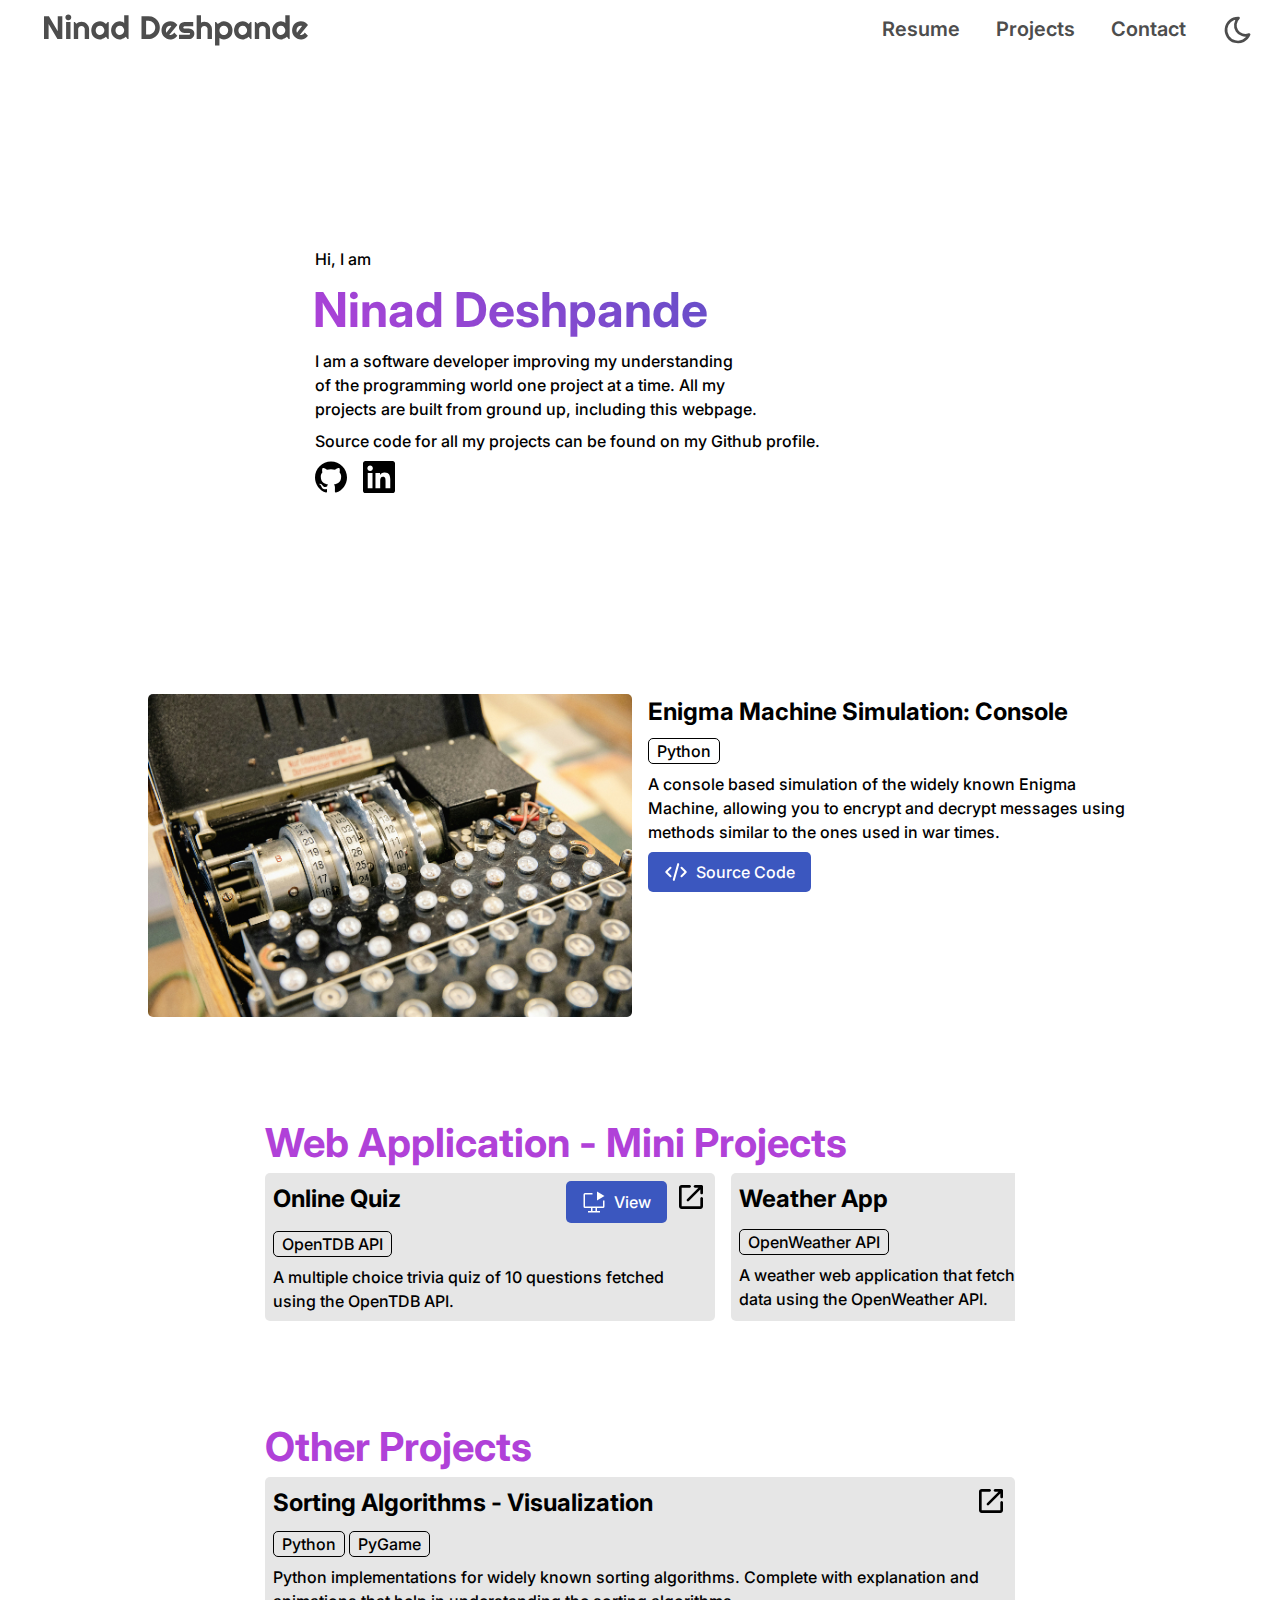
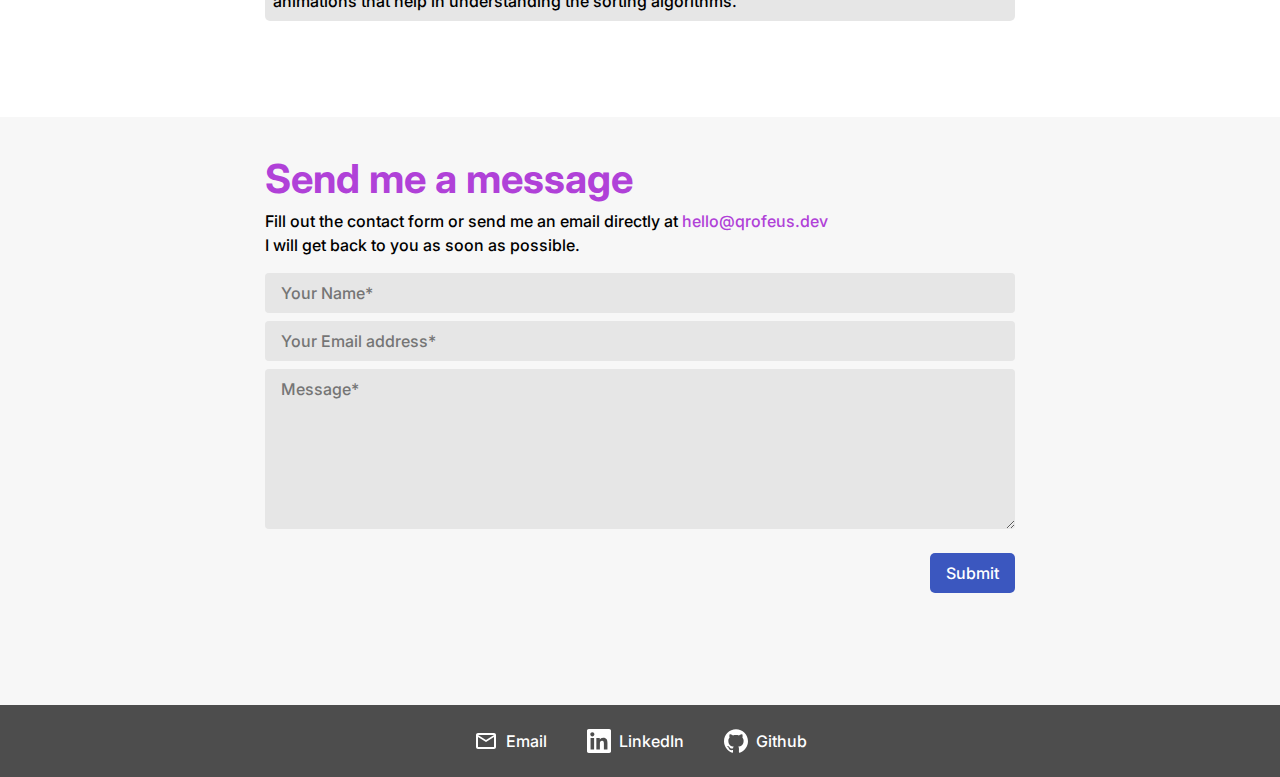
<file: index.html>
<!DOCTYPE html>
<html lang="en" data-theme="light">

<head>
  <meta charset="UTF-8" />
  <meta http-equiv="X-UA-Compatible" content="IE=edge" />
  <meta name="viewport" content="width=device-width, initial-scale=1.0" />

  <link rel="icon" type="image/svg+xml" href="assets/svg/logo-monogram.svg" />
  <title>Ninad Deshpande</title>

  <!-- CSS -->
  <link rel="stylesheet" href="css/style.css" />

  <!-- Scripts -->
  <script src="https://smtpjs.com/v3/smtp.js"></script>
  <script src="scripts/script.js" defer></script>
</head>

<body>
  <header>
    <nav>
      <a href="#" class="nav_item logo"><svg>
          <use href="#logo"></use>
        </svg>
      </a>
      <ul class="nav_links" id="nav_links" data-visible="false">
        <li class="nav_item nav_link"><a href="assets/docs/Ninad Deshpande - Resume.pdf" target="_blank">Resume</a></li>
        <li class="nav_item nav_link"><a href="./#highlights">Projects</a></li>
        <li class="nav_item nav_link"><a href="./#contact">Contact</a></li>
        <li class="nav_item"><svg id="theme_icon">
            <use href="#moon"></use>
          </svg></li>
      </ul>
      <svg id="menu_icon">
        <use href="#hamburger"></use>
      </svg>
    </nav>
  </header>
  <section class="wrapper introduction">
    <p>Hi, I am</p>
    <span class="intro_name">Ninad Deshpande</span>
    <p>
      I am a software developer improving my understanding of the
      programming world one project at a time. All my projects are built
      from ground up, including this webpage.
    </p>
    <p>
      Source code for all my projects can be found on my Github profile.
    </p>
    <div class="intro_links">
      <a href="https://github.com/Qrofeus" target="_blank">
        <svg>
          <use href="#github"></use>
        </svg>
      </a>
      <a href="https://linkedin.com/in/qrofeus" target="_blank">
        <svg>
          <use href="#linked_in"></use>
        </svg>
      </a>
    </div>
  </section>

  <section id="highlights">
    <div class="highlights">
      <div class="highlight">
        <img src="assets/img/img_enigma_machine.jpg" alt="Project Image" />
        <div class="project_description">
          <span class="project_title">Enigma Machine Simulation: Console</span>
          <ul class="technologies">
            <li>Python</li>
          </ul>
          <p class="description">
            A console based simulation of the widely known Enigma Machine,
            allowing you to encrypt and decrypt messages using methods similar
            to the ones used in war times.
          </p>
          <div class="buttons">
            <a href="https://github.com/Qrofeus/Enigma-Machine" target="_blank" class="btn">
              <svg>
                <use href="#code"></use>
              </svg>
              Source Code
            </a>
          </div>
        </div>
      </div>
      <!-- <div class="highlight disabled">
        <img src="assets/img/img_recipe_roulette.jpg" alt="Project Image" />
        <div class="project_description">
          <span class="project_title">Recipe Roulette - Web Application</span>
          <ul class="technologies">
            <li>HTML</li>
            <li>CSS</li>
            <li>JavaScript</li>
            <li>SQL</li>
            <li>AWS</li>
          </ul>
          <p class="description">
            A web application that suggests you a random recipe to cook
            everyday, from your previously selected list. Customise your list
            by selecting one from database or add your own.
          </p>
          <div class="buttons">
            <a href="https://" target="_blank" class="btn">
              <svg>
                <use href="#demo"></use>
              </svg>
              Demo
            </a>
            <a href="https://github.com/Qrofeus/recipe-roulette" target="_blank" class="btn">
              <svg>
                <use href="#code"></use>
              </svg>
              Source Code
            </a>
          </div>
        </div>
      </div> -->
      <!-- <div class="highlight disabled">
        <img src="assets/img/img_interesting_articles.jpg" alt="Project Image" />
        <div class="project_description">
          <span class="project_title">Interesting Articles - Email Subscription</span>
          <ul class="technologies">
            <li>Unknown</li>
          </ul>
          <p class="description">
            An email subscription that gives you a selection of articles from
            your selected websites. Select your frequency to match your needs.
          </p>
          <div class="buttons">
            <a href="https://" target="_blank" class="btn">
              <svg>
                <use href="#demo"></use>
              </svg>
              Demo
            </a>
            <a href="https://github.com/Qrofeus/interesting-articles" target="_blank" class="btn">
              <svg>
                <use href="#code"></use>
              </svg>
              Source Code
            </a>
          </div>
        </div>
      </div> -->
    </div>
  </section>

  <section class="wrapper">
    <span class="section_title">Web Application - Mini Projects</span>
    <div class="projects_list">
      <div class="project project_description">
        <div class="title_card">
          <span class="project_title">Online Quiz</span>
          <div style="display: flex; gap: 0.5em;">
            <a href="http://quiz.qrofeus.dev" target="_blank" class="btn">
              <svg>
                <use href="#demo"></use>
              </svg>
              View
            </a>
            <a href="https://github.com/Qrofeus/online-quiz" target="_blank" class="project_title">
              <svg>
                <use href="#open"></use>
              </svg>
            </a>
          </div>
        </div>
        <ul class="technologies">
          <li>OpenTDB API</li>
        </ul>
        <p class="description">A multiple choice trivia quiz of 10 questions fetched using the <a
            href="http://https://opentdb.com/" target="_blank" rel="noopener noreferrer">OpenTDB</a> API.</p>
      </div>
      <div class="project project_description">
        <div class="title_card">
          <span class="project_title">Weather App</span>
          <div style="display: flex; gap: 0.5em;">
            <a href="http://weather.qrofeus.dev" target="_blank" class="btn">
              <svg>
                <use href="#demo"></use>
              </svg>
              View
            </a>
            <a href="https://github.com/Qrofeus/weather-web-application" target="_blank">
              <svg>
                <use href="#open"></use>
              </svg>
            </a>
          </div>
        </div>
        <ul class="technologies">
          <li>OpenWeather API</li>
        </ul>
        <p class="description">A weather web application that fetches real-time weather data using the
          <a href="https://openweathermap.org/api" target="_blank" rel="noopener noreferrer">OpenWeather</a> API.
        </p>
      </div>
      <div class="project project_description">
        <div class="title_card">
          <span class="project_title">Digital Clock</span>
          <div style="display: flex; gap: 0.5em;">
            <a href="https://qrofeus.github.io/digital-clock-webapp/" target="_blank" class="btn">
              <svg>
                <use href="#demo"></use>
              </svg>
              View
            </a>
            <a href="https://github.com/Qrofeus/digital-clock-webapp" target="_blank">
              <svg>
                <use href="#open"></use>
              </svg>
            </a>
          </div>
        </div>
        <p class="description">A simple digital clock web application that displays the current time dynamically updated
          using JavaScript.</p>
      </div>
    </div>
  </section>

  <section id="other_projects" class="wrapper">
    <span class="section_title">Other Projects</span>
    <div class="projects_list">
      <div class="project project_description">
        <div class="title_card">
          <span class="project_title">Sorting Algorithms - Visualization</span>
          <a href="https://github.com/Qrofeus/sorting-algorithms" target="_blank"><svg>
              <use href="#open"></use>
            </svg>
          </a>
        </div>
        <ul class="technologies">
          <li>Python</li>
          <li>PyGame</li>
        </ul>
        <p class="description">Python implementations for widely known sorting algorithms. Complete with explanation
          and animations that help in understanding the sorting algorithms.</p>
      </div>
      <!-- <div class="project project_description disabled">
        <div class="title_card">
          <span class="project_title">Path Finding Algorithms - Visualization</span>
          <a href="http://https://github.com/Qrofeus/path-finding-algorithms" target="_blank">
            <svg>
              <use href="#open"></use>
            </svg>
          </a>
        </div>
        <ul class="technologies">
          <li>Python</li>
          <li>PyGame</li>
        </ul>
        <p class="description">Different path-finding algorithms explained and implemented in Python. Custom
          visualizations help in understanding all the path-finding algorithms.</p>
      </div> -->
    </div>
  </section>

  <section>
    <div id="contact" class="wrapper">
      <span class="section_title">Send me a message</span>
      <div class="contact">
        Fill out the contact form or send me an email directly at
        <span><a href="mailto:hello@qrofeus.dev">hello@qrofeus.dev</a></span>
        <br>
        I will get back to you as soon as possible.
        <form id="contact_form" onsubmit="send_email(); reset(); return false;">
          <input type="text" id="form_name" class="contact_field" placeholder="Your Name*" required="" />
          <input type="email" id="form_mail" class="contact_field" placeholder="Your Email address*" required="" />
          <textarea id="form_message" class="contact_field" rows="6" placeholder="Message*" required=""></textarea>
          <button type="submit" class="btn">Submit</button>
        </form>
      </div>
    </div>
  </section>

  <div class="alert hidden" id="processing">Sending contact request</div>
  <div class="alert hidden" id="success">Success</div>
  <div class="alert hidden" id="failure">Failure</div>

  <footer>
    <a class="btn" href="mailto:hello@qrofeus.dev" target="_blank">
      <svg>
        <use href="#mail"></use>
      </svg>
      Email
    </a>
    <a class="btn" href="https://linkedin.com/in/qrofeus/" target="_blank">
      <svg>
        <use href="#linked_in"></use>
      </svg>
      LinkedIn
    </a>
    <a class="btn" href="https://github.com/Qrofeus" target="_blank">
      <svg>
        <use href="#github"></use>
      </svg>
      Github
    </a>
  </footer>

  <svg xmlns="http://www.w3.org/2000/svg" aria-hidden="true" class="hidden">
    <symbol id="github" viewBox="0 0 24 24">
      <path
        d="M12 .297c-6.63 0-12 5.373-12 12 0 5.303 3.438 9.8 8.205 11.385.6.113.82-.258.82-.577 0-.285-.01-1.04-.015-2.04-3.338.724-4.042-1.61-4.042-1.61C4.422 18.07 3.633 17.7 3.633 17.7c-1.087-.744.084-.729.084-.729 1.205.084 1.838 1.236 1.838 1.236 1.07 1.835 2.809 1.305 3.495.998.108-.776.417-1.305.76-1.605-2.665-.3-5.466-1.332-5.466-5.93 0-1.31.465-2.38 1.235-3.22-.135-.303-.54-1.523.105-3.176 0 0 1.005-.322 3.3 1.23.96-.267 1.98-.399 3-.405 1.02.006 2.04.138 3 .405 2.28-1.552 3.285-1.23 3.285-1.23.645 1.653.24 2.873.12 3.176.765.84 1.23 1.91 1.23 3.22 0 4.61-2.805 5.625-5.475 5.92.42.36.81 1.096.81 2.22 0 1.606-.015 2.896-.015 3.286 0 .315.21.69.825.57C20.565 22.092 24 17.592 24 12.297c0-6.627-5.373-12-12-12">
      </path>
    </symbol>
    <symbol id="linked_in" viewBox="0 0 24 24">
      <path
        d="M20.447 20.452h-3.554v-5.569c0-1.328-.027-3.037-1.852-3.037-1.853 0-2.136 1.445-2.136 2.939v5.667H9.351V9h3.414v1.561h.046c.477-.9 1.637-1.85 3.37-1.85 3.601 0 4.267 2.37 4.267 5.455v6.286zM5.337 7.433c-1.144 0-2.063-.926-2.063-2.065 0-1.138.92-2.063 2.063-2.063 1.14 0 2.064.925 2.064 2.063 0 1.139-.925 2.065-2.064 2.065zm1.782 13.019H3.555V9h3.564v11.452zM22.225 0H1.771C.792 0 0 .774 0 1.729v20.542C0 23.227.792 24 1.771 24h20.451C23.2 24 24 23.227 24 22.271V1.729C24 .774 23.2 0 22.222 0h.003z">
      </path>
    </symbol>
    <symbol id="mail" viewBox="0 0 24 24">
      <path fill="currentColor"
        d="M22 6c0-1.1-.9-2-2-2H4c-1.1 0-2 .9-2 2v12c0 1.1.9 2 2 2h16c1.1 0 2-.9 2-2zm-2 0l-8 4.99L4 6zm0 12H4V8l8 5l8-5z" />
    </symbol>
    <symbol id="open" viewBox="0 0 24 24">
      <path fill="currentColor"
        d="M5 21q-.825 0-1.413-.588T3 19V5q0-.825.588-1.413T5 3h6q.425 0 .713.288T12 4q0 .425-.288.713T11 5H5v14h14v-6q0-.425.288-.713T20 12q.425 0 .713.288T21 13v6q0 .825-.588 1.413T19 21H5Zm4-6q-.275-.275-.275-.7T9 13.6L17.6 5H15q-.425 0-.713-.288T14 4q0-.425.288-.713T15 3h5q.425 0 .713.288T21 4v5q0 .425-.288.713T20 10q-.425 0-.713-.288T19 9V6.4l-8.625 8.625q-.275.275-.675.275T9 15Z">
      </path>
    </symbol>
    <symbol id="close" viewBox="0 0 24 24">
      <path fill="currentColor"
        d="M18.3 5.71a.996.996 0 0 0-1.41 0L12 10.59L7.11 5.7A.996.996 0 1 0 5.7 7.11L10.59 12L5.7 16.89a.996.996 0 1 0 1.41 1.41L12 13.41l4.89 4.89a.996.996 0 1 0 1.41-1.41L13.41 12l4.89-4.89c.38-.38.38-1.02 0-1.4z">
      </path>
    </symbol>
    <symbol id="hamburger" viewBox="0 0 24 24">
      <path stroke="currentColor" stroke-linecap="round" stroke-linejoin="round" stroke-width="2"
        d="M5 17h14M5 12h14M5 7h14"></path>
    </symbol>
    <symbol id="logo" viewBox="0 0 791 94" x="0" y="0">
        <rect width="100%" height="100%" fill="transparent"></rect>
        <path fill="currentColor"
            d="M61.58 6.41v67.22H47.19L21.27 29.38v44.25H7.82V6.41h14.39l25.92 44.3V6.41zm26.21 3.37q0 1.78-.68 3.33t-1.86 2.7q-1.17 1.15-2.74 1.83-1.57.67-3.35.67t-3.35-.67q-1.57-.68-2.72-1.83-1.15-1.15-1.83-2.7-.68-1.55-.68-3.33 0-1.73.68-3.3.68-1.57 1.83-2.72 1.15-1.15 2.72-1.83 1.57-.68 3.35-.68t3.35.68q1.57.68 2.74 1.83 1.18 1.15 1.86 2.72.68 1.57.68 3.3m-2.21 13.64v50.21H72.69V23.42zm22.55 21.52v28.69h-12.8V23.42h3.1l4.21 4.88q3.1-2.81 7.01-4.34 3.92-1.52 8.18-1.52 4.6 0 8.67 1.76 4.08 1.76 7.13 4.83 3.05 3.07 4.8 7.17 1.76 4.1 1.76 8.74v28.69h-12.8V44.94q0-1.97-.75-3.73-.75-1.75-2.06-3.07-1.31-1.31-3.04-2.06-1.74-.75-3.71-.75-2.01 0-3.79.75-1.79.75-3.1 2.06-1.31 1.32-2.06 3.07-.75 1.76-.75 3.73m89.76-21.42v50.11h-3.09l-4.97-6.89q-1.83 1.64-3.86 3.07-2.04 1.43-4.29 2.48-2.25 1.06-4.62 1.67-2.37.6-4.81.6-5.29 0-9.96-1.78-4.66-1.78-8.15-5.18-3.5-3.39-5.51-8.32-2.02-4.92-2.02-11.2 0-5.86 2.02-10.76 2.01-4.9 5.51-8.41 3.49-3.52 8.15-5.46 4.67-1.95 9.96-1.95 2.44 0 4.83.61t4.64 1.69q2.25 1.08 4.29 2.53 2.04 1.45 3.82 3.14l4.97-5.95zM185 48.08q0-2.62-1-5.09-1.01-2.46-2.75-4.35-1.73-1.9-4.05-3.05t-4.95-1.15q-2.62 0-4.94.89-2.32.89-4.03 2.63-1.71 1.73-2.7 4.28-.98 2.56-.98 5.84t.98 5.84q.99 2.55 2.7 4.29 1.71 1.73 4.03 2.62 2.32.89 4.94.89 2.63 0 4.95-1.15 2.32-1.15 4.05-3.04 1.74-1.9 2.75-4.36 1-2.46 1-5.09m71.16-44.62v70.17h-3.09l-4.97-6.89q-1.83 1.64-3.87 3.07t-4.29 2.48q-2.25 1.06-4.62 1.67-2.36.6-4.8.6-5.3 0-9.96-1.99-4.67-1.99-8.16-5.53t-5.51-8.39q-2.01-4.85-2.01-10.57 0-5.67 2.01-10.55 2.02-4.87 5.51-8.43 3.49-3.57 8.16-5.58 4.66-2.02 9.96-2.02 1.69 0 3.49.28 1.81.28 3.52.92 1.71.63 3.21 1.66 1.5 1.03 2.53 2.53V3.46zm-12.89 44.62q0-2.62-1.01-5.09-1.01-2.46-2.74-4.35-1.73-1.9-4.05-3.05-2.33-1.15-4.95-1.15-2.63 0-4.95.94-2.32.93-4.03 2.69-1.71 1.76-2.69 4.29-.99 2.53-.99 5.72 0 2.77.99 5.25.98 2.48 2.69 4.36 1.71 1.87 4.03 2.95 2.32 1.08 4.95 1.08 2.62 0 4.95-1.15 2.32-1.15 4.05-3.04 1.73-1.9 2.74-4.36 1.01-2.46 1.01-5.09m104.72-8.06q0 4.64-1.2 8.93-1.19 4.29-3.4 8.01-2.2 3.73-5.25 6.8-3.04 3.07-6.79 5.27-3.75 2.21-8.04 3.4-4.29 1.2-8.93 1.2h-20.25V6.41h20.25q4.64 0 8.93 1.19 4.29 1.2 8.04 3.4 3.75 2.21 6.79 5.28 3.05 3.07 5.25 6.79 2.21 3.73 3.4 8.02 1.2 4.29 1.2 8.93m-13.45 0q0-4.17-1.57-7.83-1.58-3.66-4.32-6.4t-6.42-4.33q-3.68-1.6-7.85-1.6h-6.7v40.31h6.7q4.17 0 7.85-1.57 3.68-1.57 6.42-4.31 2.74-2.74 4.32-6.42 1.57-3.68 1.57-7.85m64.96-7.6-24 28.93q.75.23 1.5.3.75.07 1.5.07 1.88 0 3.61-.51 1.74-.52 3.26-1.48 1.52-.96 2.72-2.34 1.2-1.39 1.95-3.08l9.37 9.43q-1.78 2.53-4.1 4.54-2.32 2.02-5.02 3.43-2.69 1.4-5.67 2.13-2.98.72-6.12.72-5.29 0-9.96-1.96-4.66-1.97-8.15-5.49-3.5-3.51-5.51-8.37-2.02-4.85-2.02-10.66 0-5.95 2.02-10.87 2.01-4.93 5.51-8.4 3.49-3.46 8.15-5.39 4.67-1.92 9.96-1.92 3.14 0 6.14.75 3 .75 5.7 2.16 2.7 1.4 5.04 3.44t4.12 4.57m-32.34 22.32 14.91-19.78q-.89-.33-1.76-.43-.87-.09-1.81-.09-2.62 0-4.94.96-2.32.96-4.03 2.74-1.71 1.78-2.7 4.29-.98 2.51-.98 5.65 0 .7.07 1.59.07.89.23 1.81.17.91.4 1.76.24.84.61 1.5m66.33 18.89h-29.25V60.88h29.25q1.31 0 2.25-.94t.94-2.25q0-1.36-.94-1.78-.94-.42-2.25-.42h-13.31q-3.33 0-6.24-1.27-2.9-1.26-5.06-3.44-2.16-2.18-3.4-5.09-1.24-2.91-1.24-6.23 0-3.33 1.24-6.24t3.4-5.06q2.16-2.16 5.06-3.4 2.91-1.24 6.24-1.24h25.92v12.75h-25.92q-1.32 0-2.25.94-.94.93-.94 2.25 0 1.35.94 2.32.93.96 2.25.96h13.31q3.28 0 6.19 1.1 2.9 1.1 5.06 3.07 2.15 1.97 3.42 4.73 1.27 2.77 1.27 6.05 0 3.33-1.27 6.21t-3.42 5.06q-2.16 2.18-5.06 3.43-2.91 1.24-6.19 1.24m35.53-28.69v28.69h-12.8V3.46h12.8v22.17q2.3-1.74 4.73-2.46 2.44-.73 4.97-.73 4.64 0 8.72 1.76 4.08 1.76 7.1 4.83 3.03 3.07 4.78 7.17 1.76 4.1 1.76 8.74v28.69h-12.89V44.94h.1q0-1.97-.75-3.73-.75-1.75-2.07-3.07-1.31-1.31-3.04-2.06-1.74-.75-3.71-.75-2.01 0-3.79.75-1.79.75-3.1 2.06-1.31 1.32-2.06 3.07-.75 1.76-.75 3.73m54.05 25.31v22.5h-12.89V23.42h3.09l5.11 6.05q1.73-1.64 3.8-3.09 2.06-1.46 4.29-2.51 2.22-1.06 4.61-1.66 2.39-.61 4.83-.61 5.3 0 9.96 1.89 4.67 1.9 8.16 5.37t5.51 8.37q2.01 4.9 2.01 10.85 0 6.19-2.01 11.13-2.02 4.95-5.51 8.39-3.49 3.45-8.16 5.28-4.66 1.83-9.96 1.83-1.69 0-3.35-.38-1.67-.37-3.28-1.01-1.62-.63-3.19-1.43-1.57-.79-3.02-1.64m25.64-22.17q0-3.19-1.01-5.72t-2.74-4.29q-1.74-1.76-4.08-2.69-2.34-.94-4.97-.94-2.62 0-4.94.94-2.33.93-4.06 2.69-1.73 1.76-2.74 4.29-1.01 2.53-1.01 5.72 0 3.05 1.01 5.58 1.01 2.53 2.74 4.31 1.73 1.78 4.06 2.77 2.32.98 4.94.98 2.63 0 4.97-.98 2.34-.99 4.08-2.77 1.73-1.78 2.74-4.31 1.01-2.53 1.01-5.58m68.53-24.56v50.11h-3.1l-4.96-6.89q-1.83 1.64-3.87 3.07t-4.29 2.48q-2.25 1.06-4.62 1.67-2.36.6-4.8.6-5.3 0-9.96-1.78-4.67-1.78-8.16-5.18-3.49-3.39-5.51-8.32-2.01-4.92-2.01-11.2 0-5.86 2.01-10.76 2.02-4.9 5.51-8.41 3.49-3.52 8.16-5.46 4.66-1.95 9.96-1.95 2.44 0 4.83.61t4.64 1.69q2.25 1.08 4.29 2.53 2.03 1.45 3.82 3.14l4.96-5.95zm-12.89 24.56q0-2.62-1.01-5.09-1.01-2.46-2.74-4.35-1.74-1.9-4.06-3.05-2.32-1.15-4.94-1.15-2.63 0-4.95.89-2.32.89-4.03 2.63-1.71 1.73-2.69 4.28-.99 2.56-.99 5.84t.99 5.84q.98 2.55 2.69 4.29 1.71 1.73 4.03 2.62 2.32.89 4.95.89 2.62 0 4.94-1.15 2.32-1.15 4.06-3.04 1.73-1.9 2.74-4.36 1.01-2.46 1.01-5.09m35.44-3.14v28.69h-12.8V23.42h3.09l4.22 4.88q3.09-2.81 7.01-4.34 3.91-1.52 8.18-1.52 4.59 0 8.67 1.76t7.13 4.83q3.04 3.07 4.8 7.17 1.76 4.1 1.76 8.74v28.69h-12.8V44.94q0-1.97-.75-3.73-.75-1.75-2.06-3.07-1.31-1.31-3.05-2.06-1.73-.75-3.7-.75-2.02 0-3.8.75-1.78.75-3.09 2.06-1.31 1.32-2.06 3.07-.75 1.76-.75 3.73m89.67-41.48v70.17h-3.1l-4.97-6.89q-1.82 1.64-3.86 3.07t-4.29 2.48q-2.25 1.06-4.62 1.67-2.37.6-4.8.6-5.3 0-9.96-1.99-4.67-1.99-8.16-5.53t-5.51-8.39q-2.01-4.85-2.01-10.57 0-5.67 2.01-10.55 2.02-4.87 5.51-8.43 3.49-3.57 8.16-5.58 4.66-2.02 9.96-2.02 1.68 0 3.49.28 1.8.28 3.51.92 1.72.63 3.22 1.66 1.5 1.03 2.53 2.53V3.46zm-12.89 44.62q0-2.62-1.01-5.09-1.01-2.46-2.74-4.35-1.74-1.9-4.06-3.05-2.32-1.15-4.94-1.15-2.63 0-4.95.94-2.32.93-4.03 2.69-1.71 1.76-2.7 4.29-.98 2.53-.98 5.72 0 2.77.98 5.25.99 2.48 2.7 4.36 1.71 1.87 4.03 2.95 2.32 1.08 4.95 1.08 2.62 0 4.94-1.15 2.32-1.15 4.06-3.04 1.73-1.9 2.74-4.36 1.01-2.46 1.01-5.09m66.61-15.66-24 28.93q.75.23 1.5.3.75.07 1.5.07 1.87 0 3.61-.51 1.73-.52 3.25-1.48 1.53-.96 2.72-2.34 1.2-1.39 1.95-3.08l9.37 9.43q-1.78 2.53-4.1 4.54-2.32 2.02-5.01 3.43-2.7 1.4-5.68 2.13-2.97.72-6.11.72-5.3 0-9.96-1.96-4.67-1.97-8.16-5.49-3.49-3.51-5.51-8.37-2.01-4.85-2.01-10.66 0-5.95 2.01-10.87 2.02-4.93 5.51-8.4 3.49-3.46 8.16-5.39 4.66-1.92 9.96-1.92 3.14 0 6.14.75 3 .75 5.69 2.16 2.7 1.4 5.04 3.44t4.13 4.57m-32.35 22.32 14.91-19.78q-.89-.33-1.76-.43-.87-.09-1.8-.09-2.63 0-4.95.96-2.32.96-4.03 2.74-1.71 1.78-2.7 4.29-.98 2.51-.98 5.65 0 .7.07 1.59.07.89.23 1.81.17.91.4 1.76.24.84.61 1.5">
        </path>
    </symbol>
    <symbol id="sun" viewBox="0 0 24 24">
      <path fill="none" stroke="currentColor" stroke-linecap="round" stroke-linejoin="round" stroke-width="2"
        d="M8 12a4 4 0 1 0 8 0a4 4 0 1 0-8 0m-5 0h1m8-9v1m8 8h1m-9 8v1M5.6 5.6l.7.7m12.1-.7l-.7.7m0 11.4l.7.7m-12.1-.7l-.7.7" />
    </symbol>
    <symbol id="moon" viewBox="0 0 24 24">
      <path fill="none" stroke="currentColor" stroke-linecap="round" stroke-linejoin="round" stroke-width="2"
        d="M12 3h.393a7.5 7.5 0 0 0 7.92 12.446A9 9 0 1 1 12 2.992z" />
    </symbol>
    <symbol id="demo" viewBox="0 0 32 32">
      <path fill="currentColor" d="M20 2v12l10-6z" />
      <path fill="currentColor"
        d="M28 14v8H4V6h10V4H4a2 2 0 0 0-2 2v16a2 2 0 0 0 2 2h8v4H8v2h16v-2h-4v-4h8a2 2 0 0 0 2-2v-8zM18 28h-4v-4h4z" />
    </symbol>
    <symbol id="code" viewBox="0 0 24 24">
      <g fill="none">
        <path d="M0 0h24v24H0z" />
        <path fill="currentColor"
          d="M14.486 3.143a1 1 0 0 1 .692 1.233l-4.43 15.788a1 1 0 0 1-1.926-.54l4.43-15.788a1 1 0 0 1 1.234-.693M7.207 7.05a1 1 0 0 1 0 1.414L3.672 12l3.535 3.535a1 1 0 1 1-1.414 1.415L1.55 12.707a1 1 0 0 1 0-1.414L5.793 7.05a1 1 0 0 1 1.414 0m9.586 1.414a1 1 0 1 1 1.414-1.414l4.243 4.243a1 1 0 0 1 0 1.414l-4.243 4.243a1 1 0 0 1-1.414-1.415L20.328 12z" />
      </g>
    </symbol>
  </svg>
</body>

</html>
</file>
<file: css/style.css>
@import url('https://fonts.googleapis.com/css2?family=Inter:wght@100..900&display=swap');

html {
  scroll-behavior: smooth;
}

*,
*::after,
*::before {
  box-sizing: border-box;
  outline: transparent;
}

/* CSS Variables */
:root[data-theme="light"] {
  --text: hsl(0, 0%, 0%);
  --text-300: hsl(0, 0%, 30%);

  --background: hsl(0, 0%, 100%);
  --card-background: hsl(0, 0%, 90%);
  --background-light: hsl(0, 0%, 97%);

  --textarea: hsl(0, 0%, 90%);

  --primary: hsl(284, 66%, 55%);
  --accent: hsl(227, 53%, 49%);
}

:root[data-theme="dark"] {
  --text: hsl(0, 0%, 100%);
  --text-300: hsl(0, 0%, 70%);

  --background: hsl(0, 0%, 0%);
  --card-background: hsl(0, 0%, 10%);
  --background-light: hsl(0, 0%, 7%);

  --textarea: hsl(0, 0%, 15%);

  --primary: hsl(284, 66%, 45%);
  --accent: hsl(227, 53%, 51%);
}

:root {
  --font-family: "Inter", Helvetica, Arial, sans-serif;
  --fw-normal: 500;
  --fw-medium: 600;
  --fw-large: 700;

  --transition: 200ms ease-in-out;
  --hover: var(--primary);
}

body {
  margin: 0;
  padding: 0;
  overflow-x: hidden;

  font-family: var(--font-family);
  font-weight: var(--fw-normal);
  line-height: 1.5;

  background: var(--background);
  color: var(--text);
}

a,
p,
ul,
li,
button,
input,
textarea {
  all: unset;
}

a,
button,
#theme_icon {
  cursor: pointer;
}

svg {  
  width: 2rem;
  height: 2rem;

  fill: var(--text);
  transition: all var(--transition);

  &:hover,
  &:focus {
    fill: var(--primary);
  }
}

.logo svg {
  width: auto;
}

/* Navigation */
header {
  z-index: 1;
  position: sticky;
  top: 0;

  background: var(--background);
}

nav {
  display: flex;
  justify-content: space-between;
  align-items: center;

  padding: 0.25em 1em;
}

#menu_icon {
  height: 2em;
  width: 2em;
  display: none;
}

.nav_scrolled {
  box-shadow: 0px 0px 20px -10px var(--text-300);
}

.nav_links {
  display: flex;
  gap: 1em;
}


.nav_item {
  position: relative;
  font-weight: var(--fw-medium);
  font-size: 1.25em;
  padding: 0.5em;
  color: var(--text-300);

  &:hover,
  &:focus {
    color: var(--primary);
  }
}

.nav_link:after {
  content: "";
  position: absolute;
  left: 0;
  bottom: 0.8em;

  height: 3px;
  border-radius: 3px;
  width: 100%;

  transform: scaleX(0);
  transform-origin: center;

  background-color: var(--primary);
  transition: transform var(--transition);
}

.nav_link:hover::after,
.nav_link:focus::after {
  font-weight: var(--fw-large);
  transform: scaleX(1);
}

@media (width < 450px) {
  .nav_links {
    position: fixed;
    inset: 0 0 0 30%;

    gap: 1em;
    padding: min(20vh, 10em) 2em;

    flex-direction: column;
    align-items: start;

    background: var(--background);
    transform: translateX(100%);
    transition: transform var(--transition);

    .nav_item {
      font-size: 1.5em;
    }

    &[data-visible="true"] {
      transform: translatex(0);
    }
  }

  @supports(backdrop-filter: blur(1em)) {
    .nav_links {
      background: none;
      backdrop-filter: blur(2em);
    }
  }

  .nav_link::after {
    bottom: 0.25em;
  }

  #menu_icon {
    display: block;
    position: relative;

    z-index: 99;

    color: var(--text);
  }
}

.btn {
  --button-color: var(--background);

  display: flex;
  align-items: center;
  gap: 0.5em;

  padding: 0.5em 1em;
  margin-block: 1em;
  width: fit-content;

  border-radius: 5px;
  color: #fff;

  background-color: var(--accent);
  transition: all var(--transition);

  svg {
    fill: #fff;
    width: 1.5em;
    height: 1.5em;
  }

  &:hover,
  &:focus {
    background: var(--hover);
  }
}

/* Introduction */
.wrapper {
  max-width: min(75ch, 90%);
  margin-inline: auto;
}

section {
  scroll-margin-top: 5em;
  margin-top: 5em;

  .section_title {
    font-weight: var(--fw-large);
    font-size: 2.5em;

    display: block;
    color: var(--primary);
    margin-block-start: 2em;
  }
}

.introduction {
  min-height: 50svh;
  max-height: 75svh;
  max-width: min(65ch, 80%);

  display: flex;
  flex-direction: column;
  justify-content: center;

  gap: 0.5em;
  text-wrap: balance;

  .intro_name {
    background-image: linear-gradient(45deg, var(--primary), var(--accent));
    -webkit-background-clip: text;
    background-clip: text;
    color: transparent;

    display: block;
    font-weight: var(--fw-large);
    font-size: 3em;

    margin-block: -0.1em;
    margin-left: -0.05em;
  }

  .intro_links {
    display: flex;
    gap: 1em;
  }
}

@media (width < 415px) {
  .intro_name {
    line-height: 1;
  }
}

/* Project Highlights */
.disabled {
  pointer-events: none;
  opacity: 0.5;
}

img {
  align-self: center;
  max-width: 100%;
  height: 100%;

  font-style: italic;
  object-fit: cover;

  border-radius: 5px;
}

.highlights {
  max-width: min(100ch, 90%);
  margin-inline: auto;
}

.highlight {
  display: grid;
  grid-template-columns: 1fr 1fr;

  gap: 1em;
  padding: 1em 0.5em;

  width: 100%;
  height: min-content;
  margin-block-end: 5em;

  &:nth-child(even) {
    .project_description {
      order: -1;
    }
  }
}

@media (width < 700px) {
  .highlight {
    grid-template-columns: 1fr;

    &:nth-child(even) {
      .project_description {
        order: 0;
      }
    }
  }
}

.project_description {
  display: flex;
  flex-direction: column;
  text-wrap: pretty;
  gap: 0.5em;

  .buttons {
    display: flex;
    gap: 0.5em;
  }

  .btn {
    margin: 0;
  }
}

.project_title {
  font-weight: var(--fw-large);
  font-size: 1.5em;

  text-align: left;
}

.technologies {
  display: flex;
  gap: 0.25em;
  flex-wrap: wrap;

  li {
    padding: 0em 0.5em;
    border: 1px solid var(--text);
    border-radius: 5px;
  }
}

/* Other projects */
.projects_list {
  display: flex;
  gap: 1em;

  padding-bottom: 1em;
  overflow-x: auto;

  @media (width < 700px) {
    flex-direction: column;
  }
}

.project {
  background: var(--card-background);
  padding: 0.5em;
  border-radius: 5px;
  
  min-width: 60%;

  .title_card {
    display: flex;
    justify-content: space-between;
    text-align: center;

    text-wrap: balance;
  }
}

/* Contact Form */
section:has(.contact) {
  padding-top: 2em;
  background: var(--background-light);

  .section_title {
    margin-block-start: 0em;
  }
}

.contact {
  padding-bottom: 5em;

  form {
    margin-block: 1em;
    display: flex;
    flex-direction: column;
    gap: 0.5em;
  }

  span {
    color: var(--primary);
  }

  .btn {
    align-self: flex-end;
  }
}

input,
textarea {
  font-family: inherit;
  font-size: inherit;

  background-color: var(--textarea);
  border-radius: 4px;
  color: var(--text);

  padding: 0.5em 1em;
}

textarea {
  resize: vertical;
}

.alert {
  position: fixed;
  bottom: 2rem;
  left: 0;
  right: 0;
  opacity: 0.75;
  width: fit-content;
  margin-inline: auto;

  text-align: center;
  font-weight: var(--fw-large);

  padding: 0.5rem 2rem;
  border-radius: 5px;
}

#processing {
  color: #059;
  background-color: #bef;
}

#success {
  color: #270;
  background-color: #dff2bf;
}

#failure {
  color: #d8000c;
  background-color: #ffbaba;
}

/* Footer */
footer {
  display: flex;
  padding: 1em;
  gap: 0.5em;

  background: var(--text-300);
  justify-content: center;


  flex-wrap: wrap;

  .btn {
    margin: 0;
    background: transparent;
    color: var(--background);

    svg {
      fill: var(--background);
    }

    &:hover,
    &:focus {
      background-color: var(--accent);
    }
  }
}

.hidden {
  display: none;
}
</file>
